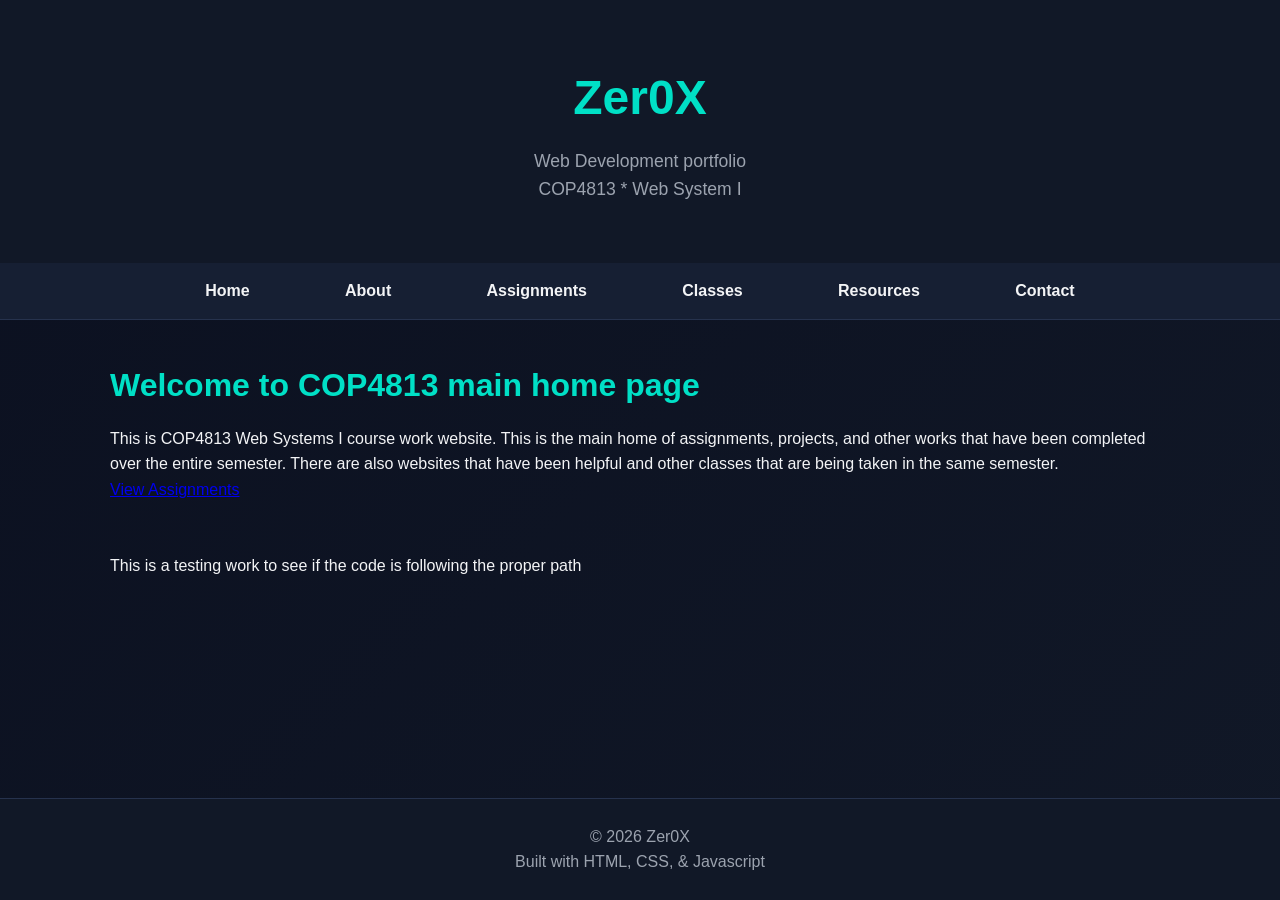
<file: Index.html>
<html>
    <head>

        <title> Zer0X | Home</title>
        <link rel="stylesheet" href="css/style.css">
        </head>

        <header>
            <h1>Zer0X </h1>
                <p>Web Development portfolio</p>
                <p>COP4813 * Web System I</p>
        </header>

        <nav>
         <div class="nav-container">
            <a href="Index.html">Home</a>
             <a href="About.html">About</a>
              <a href="Assignments.html">Assignments</a>
              <a href="Classes.html">Classes</a>
               <a href="Resources.html">Resources</a>
               <a href="Contact.html">Contact</a>
        </div>

        </nav>

        <main>

            <section class="hero">
                <h2>Welcome to COP4813 main home page</h2>

                <p>This is COP4813 Web Systems I course work website.
                    This is the main home of assignments, projects, and other works
                    that have been completed over the entire semester.
                    There are also websites that have been helpful and other classes
                    that are being taken in the same semester.
                </p>

                <a href="Assignments.html" class = "button" >
                    View Assignments
                </a>

                
            </section>


            <p>
                This is a testing work
                to see if the code is following the proper path
            </p>

        </main>


        <footer>
            <p> &copy; 2026 Zer0X</p>
            <p>Built with HTML, CSS, & Javascript</p>
        </footer>
        
</html>
</file>
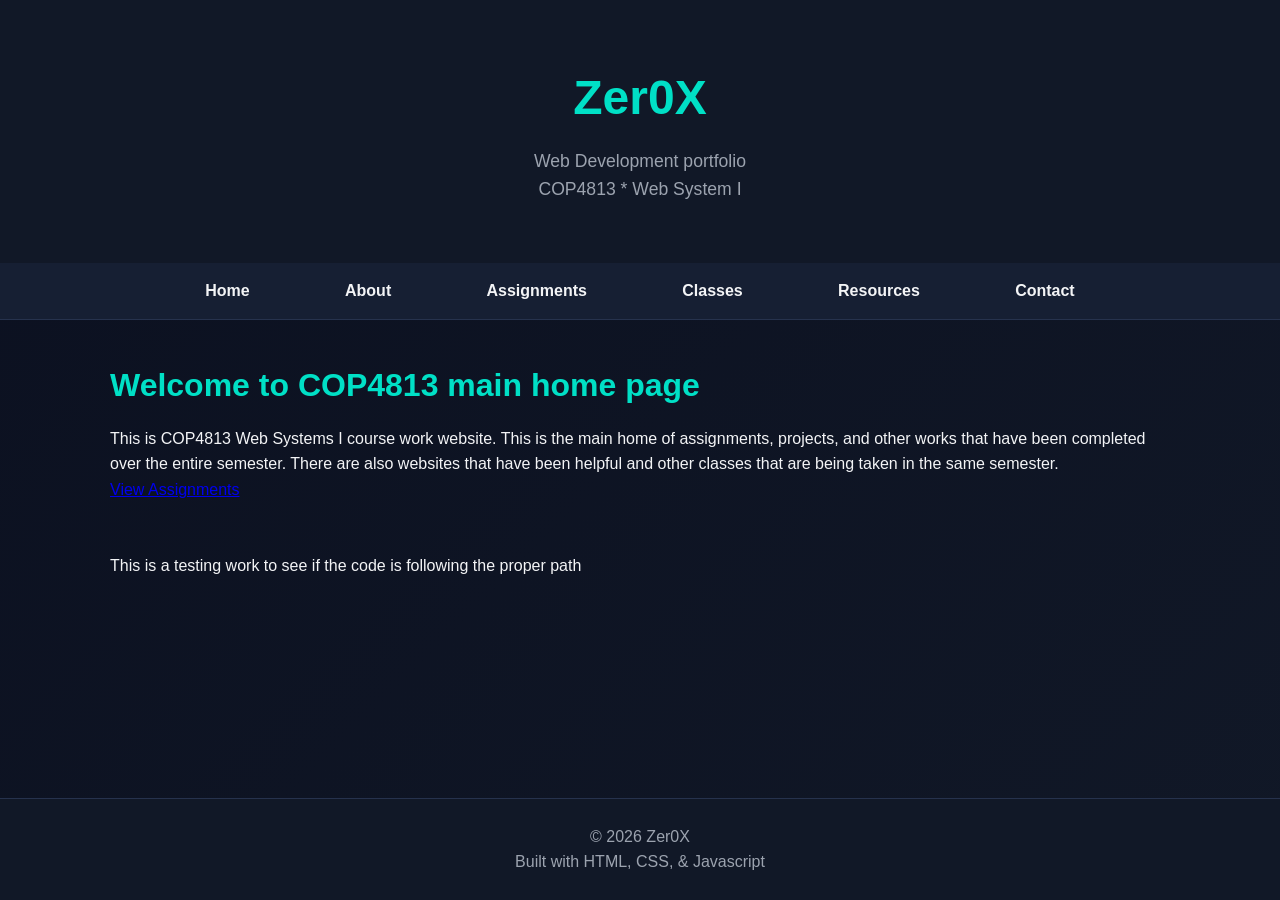
<file: index.html>
<html>
    <head>

        <title> Zer0X | Home</title>
        <link rel="stylesheet" href="css/style.css">
        </head>

        <header>
            <h1>Zer0X </h1>
                <p>Web Development portfolio</p>
                <p>COP4813 * Web System I</p>
        </header>

        <nav>
         <div class="nav-container">
            <a href="index.html">Home</a>
             <a href="about.html">About</a>
              <a href="assignments.html">Assignments</a>
              <a href="classes.html">Classes</a>
               <a href="resources.html">Resources</a>
               <a href="contact.html">Contact</a>
        </div>

        </nav>

        <main>

            <section class="hero">
                <h2>Welcome to COP4813 main home page</h2>

                <p>This is COP4813 Web Systems I course work website.
                    This is the main home of assignments, projects, and other works
                    that have been completed over the entire semester.
                    There are also websites that have been helpful and other classes
                    that are being taken in the same semester.
                </p>

                <a href="Assignments.html" class = "button" >
                    View Assignments
                </a>

                
            </section>


            <p>
                This is a testing work
                to see if the code is following the proper path
            </p>

        </main>


        <footer>
            <p> &copy; 2026 Zer0X</p>
            <p>Built with HTML, CSS, & Javascript</p>
        </footer>
        
</html>
</file>
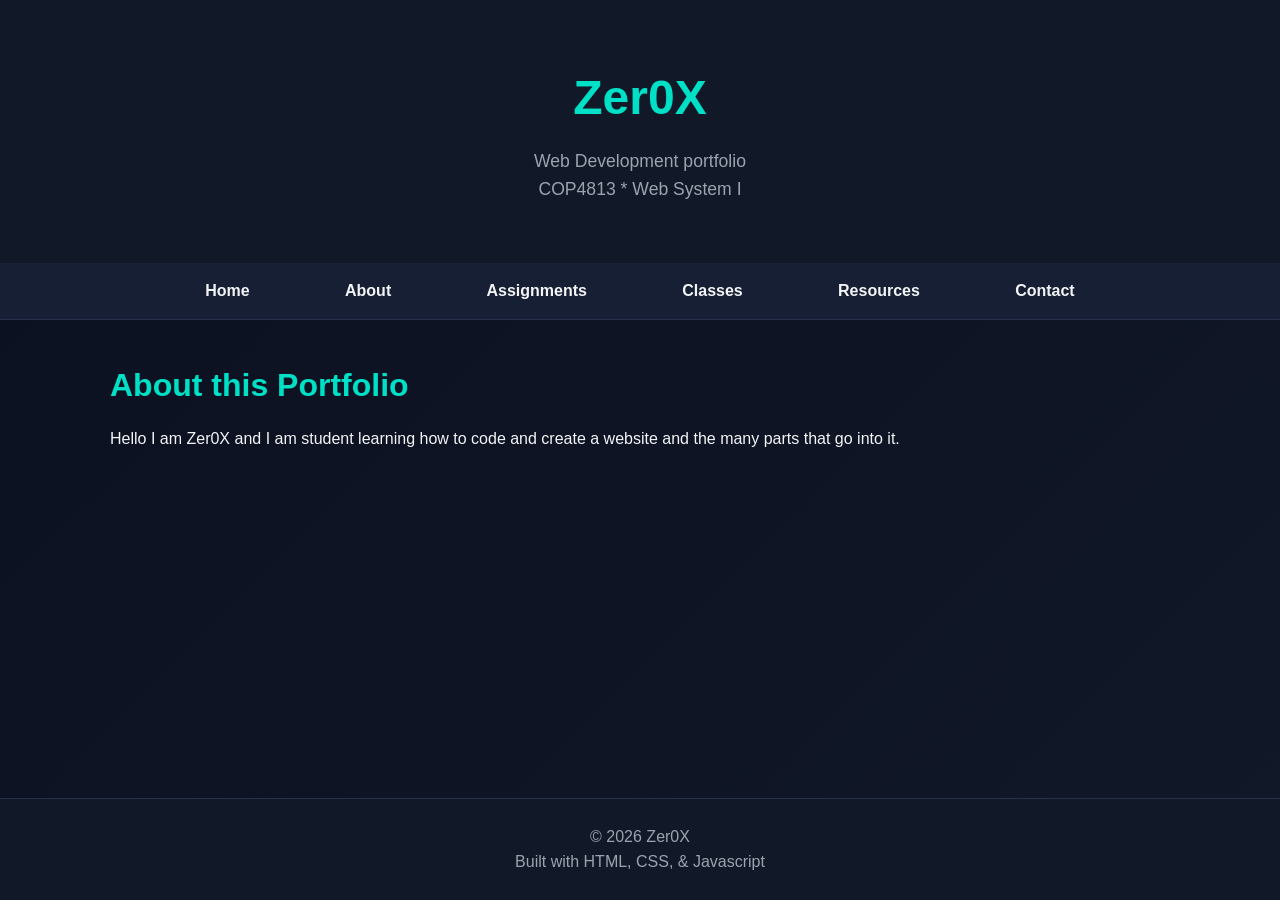
<file: About.html>
<!DOCTYPE html>
<html lang="en">
        

  <head>

        <title> Zer0X | About</title>
        <link rel="stylesheet" href="css/style.css">
        </head>

        <header>
            <h1>Zer0X </h1>
                <p>Web Development portfolio</p>
                <p>COP4813 * Web System I</p>
        </header>

        <nav>
         <div class="nav-container">
            <a href="Index.html">Home</a>
             <a href="About.html">About</a>
              <a href="Assignments.html">Assignments</a>
              <a href="Classes.html">Classes</a>
               <a href="Resources.html">Resources</a>
               <a href="Contact.html">Contact</a>
        </div>

        </nav>

        </nav>
         <main>
   

   <section> 
   <h2>About this Portfolio</h2>
   
   <p>

    Hello I am Zer0X and I am student
    learning how to code and create a 
    website and the many parts that go into
    it.

   </p>

   </section>

         </main>



   <footer>
            <p> &copy; 2026 Zer0X</p>
            <p>Built with HTML, CSS, & Javascript</p>
        </footer>

</html>
</file>
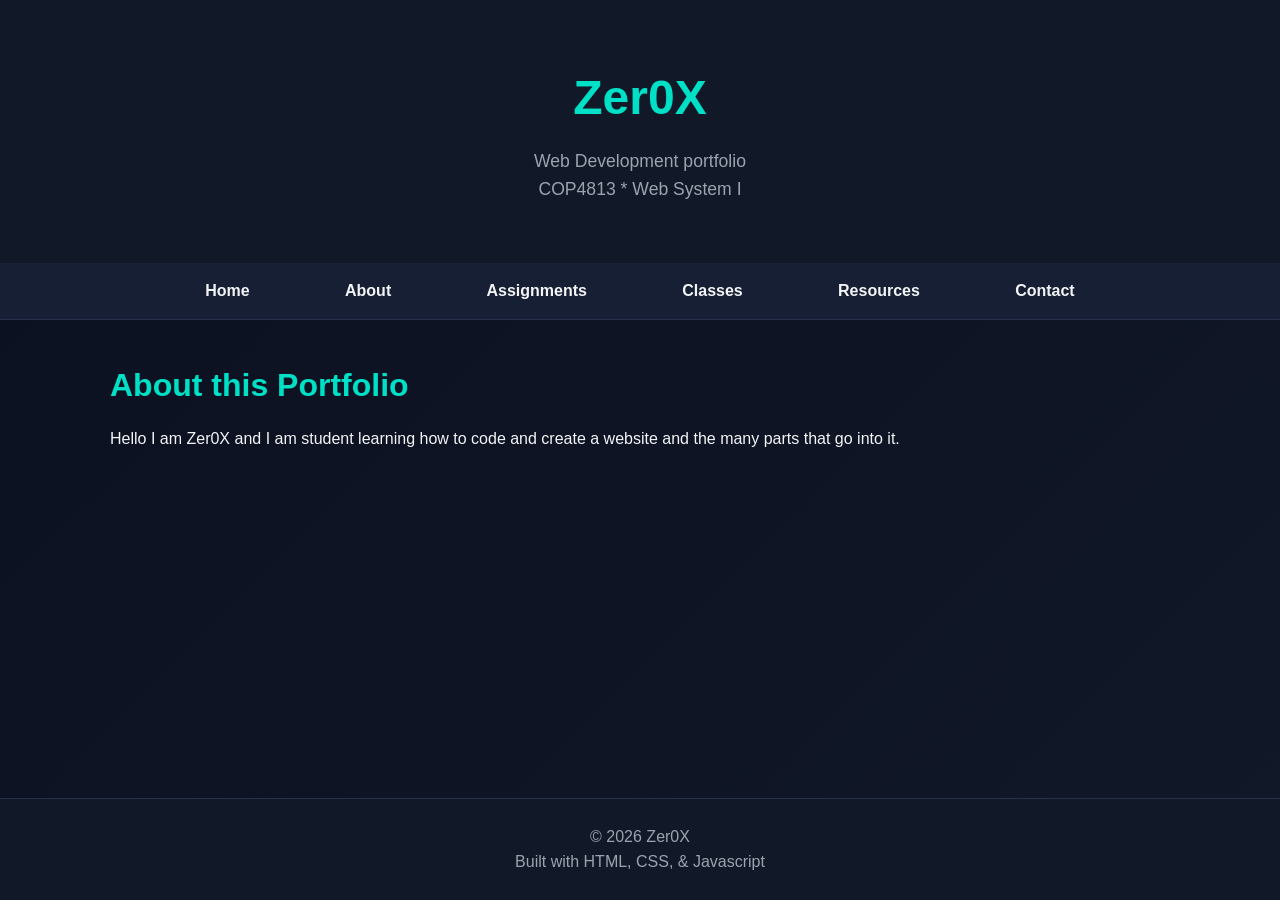
<file: about.html>
<!DOCTYPE html>
<html lang="en">
        

  <head>

        <title> Zer0X | About</title>
        <link rel="stylesheet" href="css/style.css">
        </head>

        <header>
            <h1>Zer0X </h1>
                <p>Web Development portfolio</p>
                <p>COP4813 * Web System I</p>
        </header>

        <nav>
       <div class="nav-container">
            <a href="index.html">Home</a>
             <a href="about.html">About</a>
              <a href="assignments.html">Assignments</a>
              <a href="classes.html">Classes</a>
               <a href="resources.html">Resources</a>
               <a href="contact.html">Contact</a>
        </div>

        </nav>

        </nav>
         <main>
   

   <section> 
   <h2>About this Portfolio</h2>
   
   <p>

    Hello I am Zer0X and I am student
    learning how to code and create a 
    website and the many parts that go into
    it.

   </p>

   </section>

         </main>



   <footer>
            <p> &copy; 2026 Zer0X</p>
            <p>Built with HTML, CSS, & Javascript</p>
        </footer>

</html>
</file>
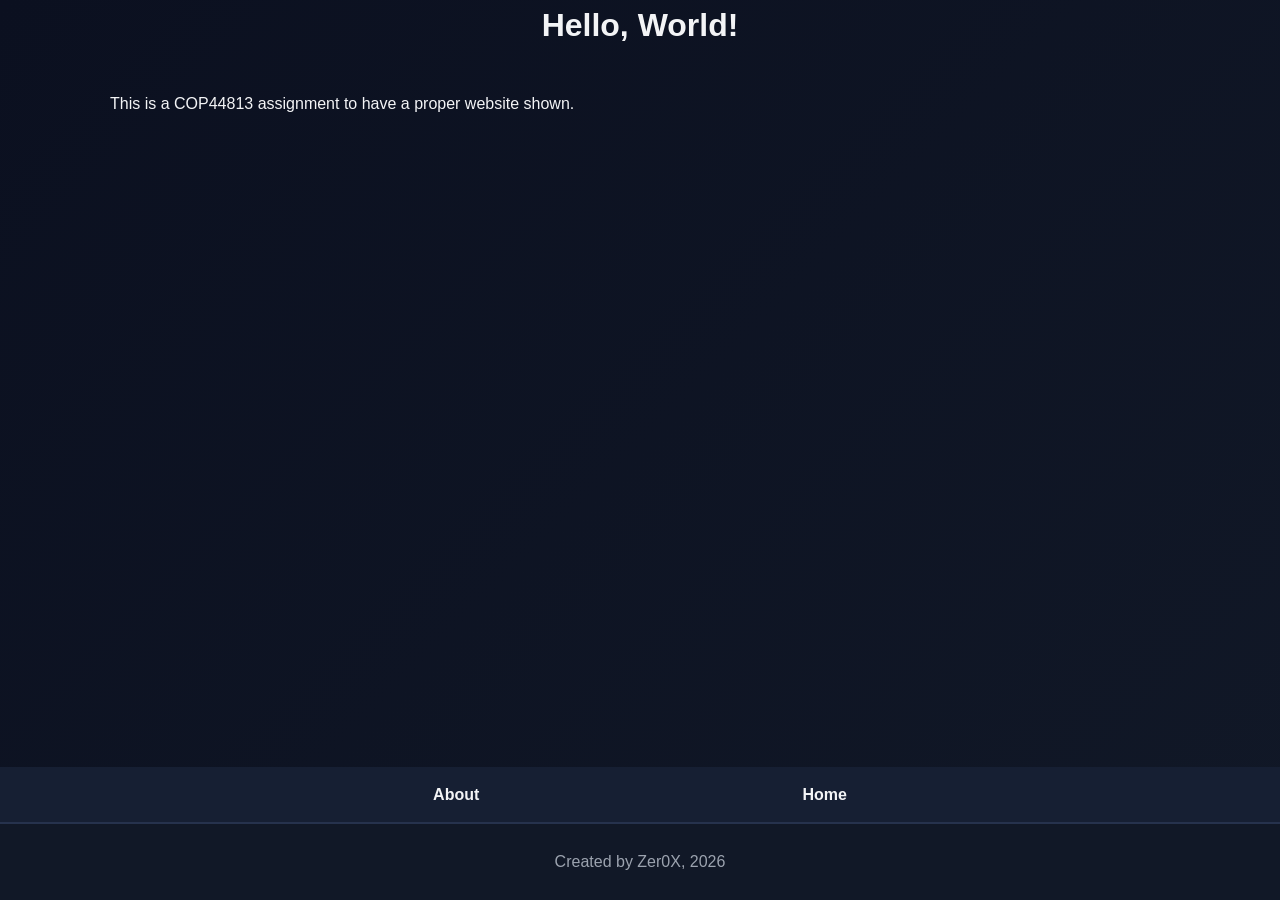
<file: Assignment1.html>
<!DOCTYPE html>
<html>
    <head>
        <meta charset="UTF-8">
        <title> My First Page </title>
        <link rel="stylesheet" href="css/style.css">
    </head>
    <body>
        <h1>Hello, World!</h1>
    </body>
    <main>This is a COP44813 assignment to have a proper website shown.</main>
<nav>
        <div class="nav-container">
    <a href="about.html">About</a>
    <a href="Index.html">Home</a>
        </div>
</nav>
<footer> Created by Zer0X, 2026 </footer>
</html>
</file>
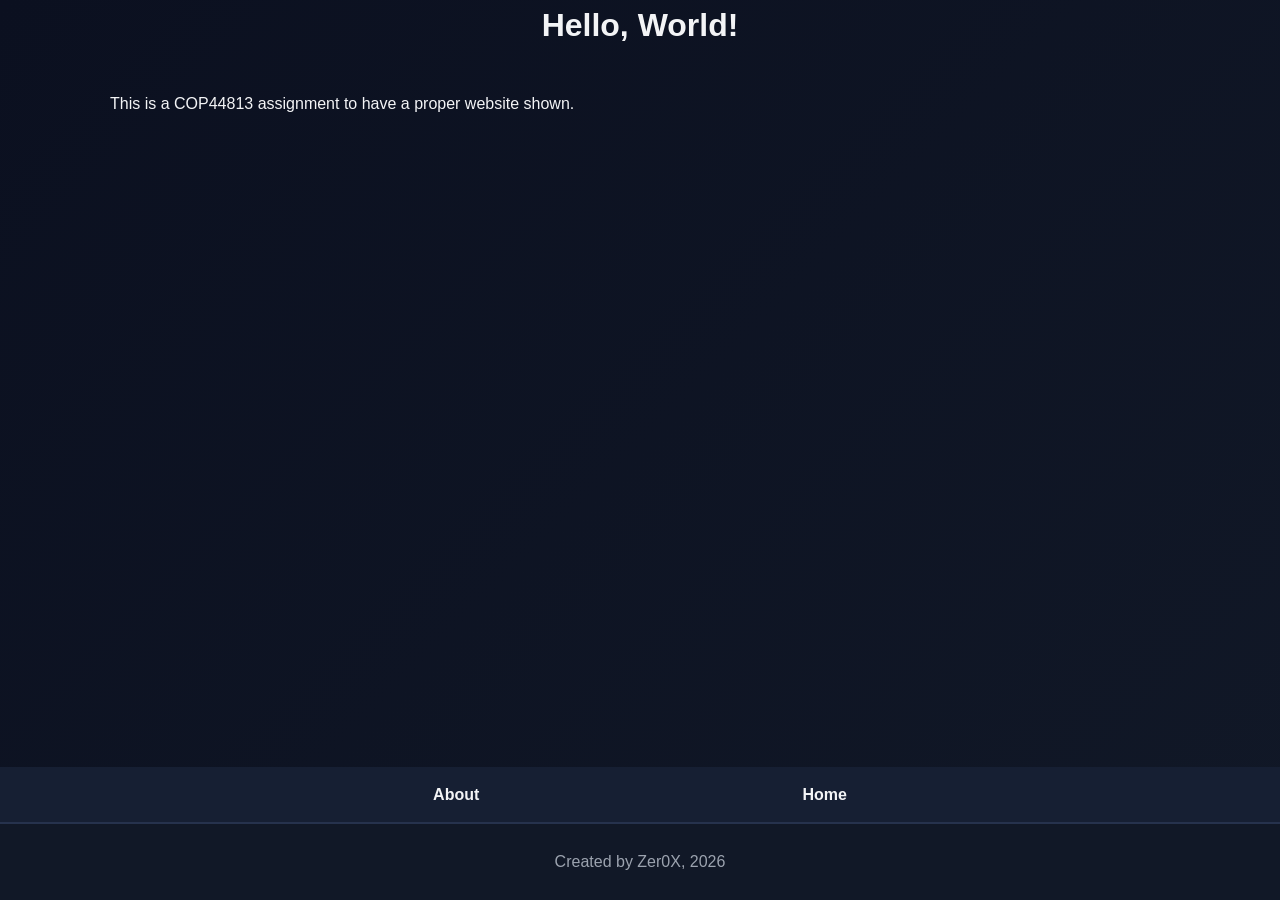
<file: assignment1.html>
<!DOCTYPE html>
<html>
    <head>
        <meta charset="UTF-8">
        <title> My First Page </title>
        <link rel="stylesheet" href="css/style.css">
    </head>
    <body>
        <h1>Hello, World!</h1>
    </body>
    <main>This is a COP44813 assignment to have a proper website shown.</main>
<nav>
        <div class="nav-container">
    <a href="about.html">About</a>
    <a href="index.html">Home</a>
        </div>
</nav>
<footer> Created by Zer0X, 2026 </footer>
</html>
</file>
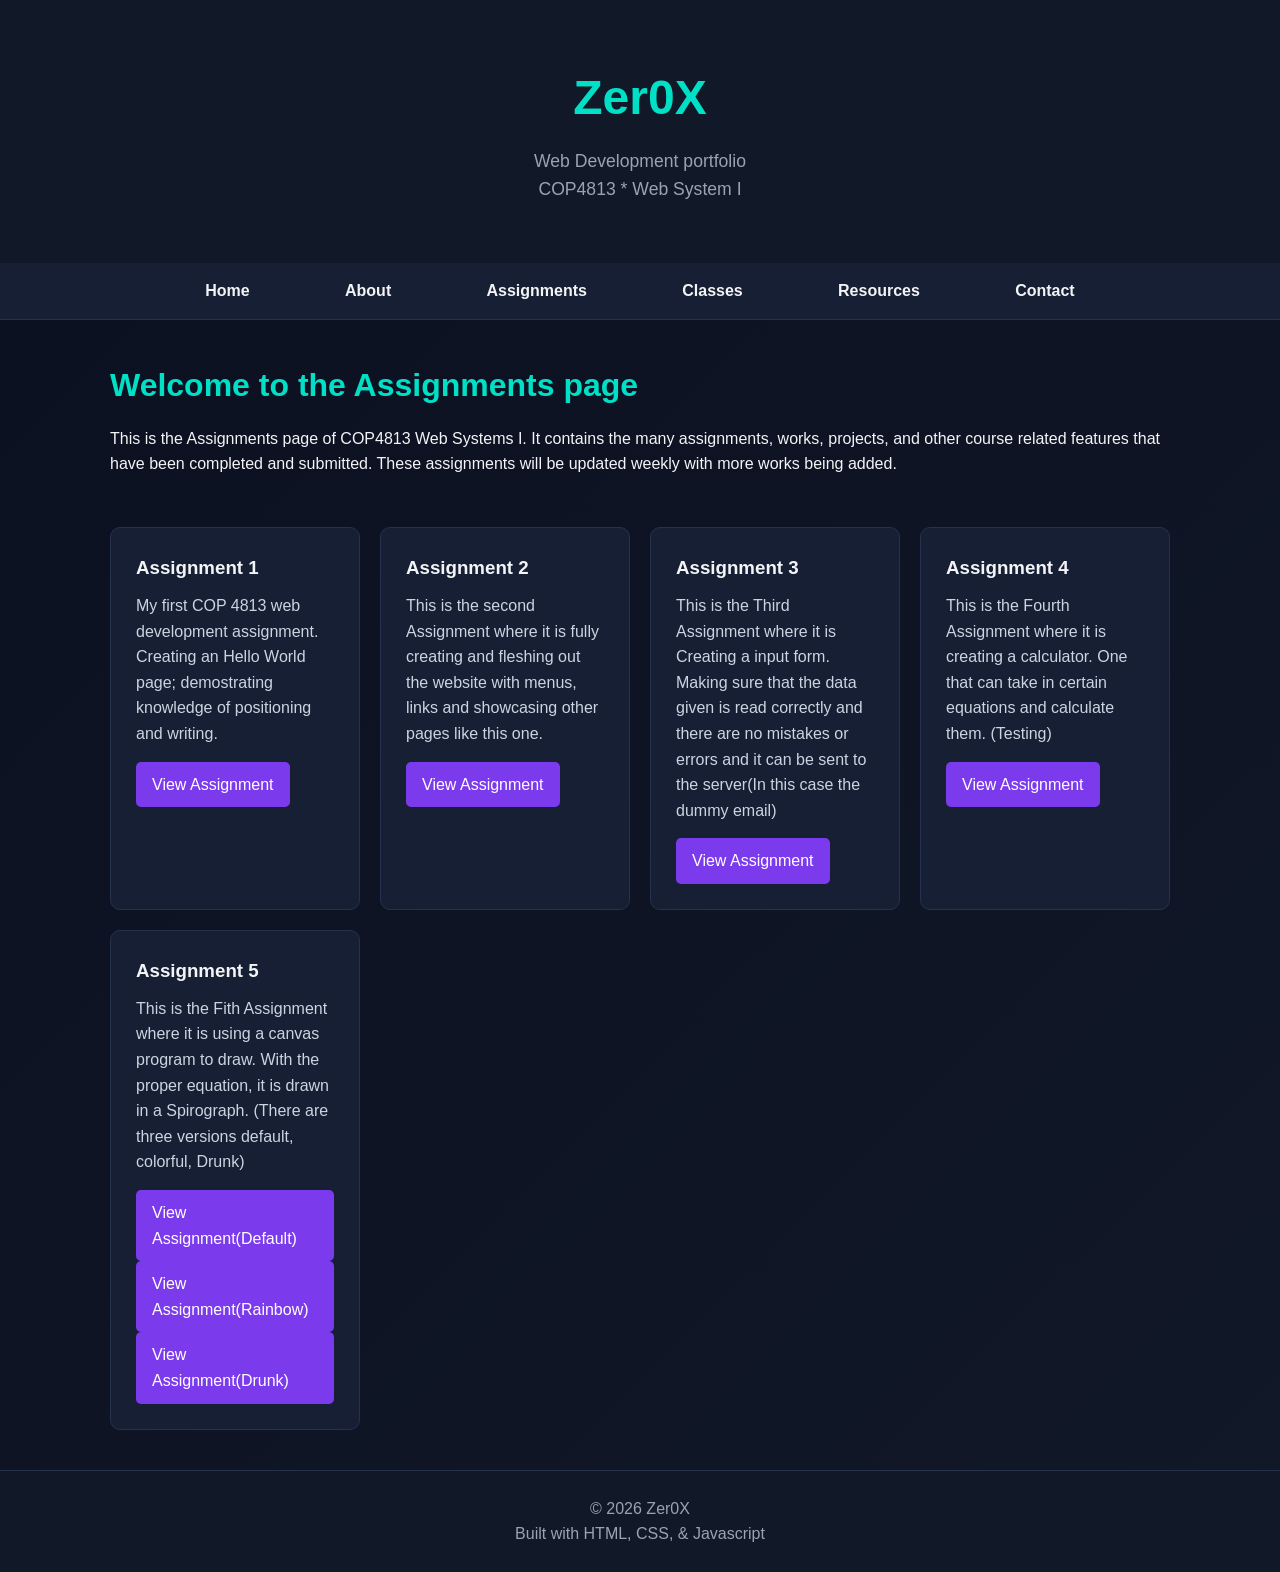
<file: Assignments.html>
<html>

<head>

        <title> Zer0X | Assignments</title>
        <link rel="stylesheet" href="css/style.css">
        </head>

        <header>
            <h1>Zer0X </h1>
                <p>Web Development portfolio</p>
                <p>COP4813 * Web System I</p>
        </header>

       <nav>
         <div class="nav-container">
            <a href="Index.html">Home</a>
             <a href="About.html">About</a>
              <a href="Assignments.html">Assignments</a>
              <a href="Classes.html">Classes</a>
               <a href="Resources.html">Resources</a>
               <a href="Contact.html">Contact</a>
        </div>

        </nav>


<main>

    <!-- need to copy into Assignments-->



    <section class="hero">

    <h2>Welcome to the Assignments page</h2>

                <p>This is the Assignments page of COP4813 Web Systems I.
                    It contains the many assignments, works, projects,
                    and other course related features that have been completed 
                    and submitted. These assignments will be updated weekly 
                    with more works being added.

                </p>

                </section>


   <div class="assignment-grid">

   <div class="assignment-card">
    <h3>Assignment 1</h3>
    
    <p> 
        My first COP 4813 web development assignment.
        Creating an Hello World page; demostrating knowledge 
        of positioning and writing.      
    </p>

    <a href="Assignment1.html">View Assignment</a>
   </div>

   <div class="assignment-card">
        <h3>Assignment 2</h3>

        <p>
            This is the second Assignment where it
            is fully creating and fleshing out the 
            website with menus, links and showcasing 
            other pages like this one.
        </p>

        <a href="About.html">View Assignment</a>
   </div>


   <div class="assignment-card">
    <h3>Assignment 3</h3>
    
    <p> 
        This is the Third Assignment where it
        is Creating a input form. Making sure
        that the data given is read correctly and 
        there are no mistakes or errors and it
        can be sent to the server(In this case the dummy email)

    </p>

        <a href="Contact.html">View Assignment</a>

</div>


<div class="assignment-card">
    <h3>Assignment 4</h3>
    
    <p> 
        This is the Fourth Assignment where it
        is creating a calculator. 
        One that can take in certain 
        equations and calculate them.
        (Testing)

    </p>

        <a href="#">View Assignment</a>


</div>


<div>
        <div class="assignment-card">
    <h3>Assignment 5</h3>
    
    <p> 
        This is the Fith Assignment where it
        is using a canvas program to draw.
        With the proper equation, it is drawn in a
        Spirograph. (There are three versions default, colorful, Drunk)

    </p>

        <a href="Canvas.html">View Assignment(Default)</a>
        <a href="CanvasColorful.html">View Assignment(Rainbow)</a>
        <a href="CanvasRandom.html">View Assignment(Drunk)</a>
</div>
</main>



<footer>
            <p> &copy; 2026 Zer0X</p>
            <p>Built with HTML, CSS, & Javascript</p>
        </footer>


</html>
</file>
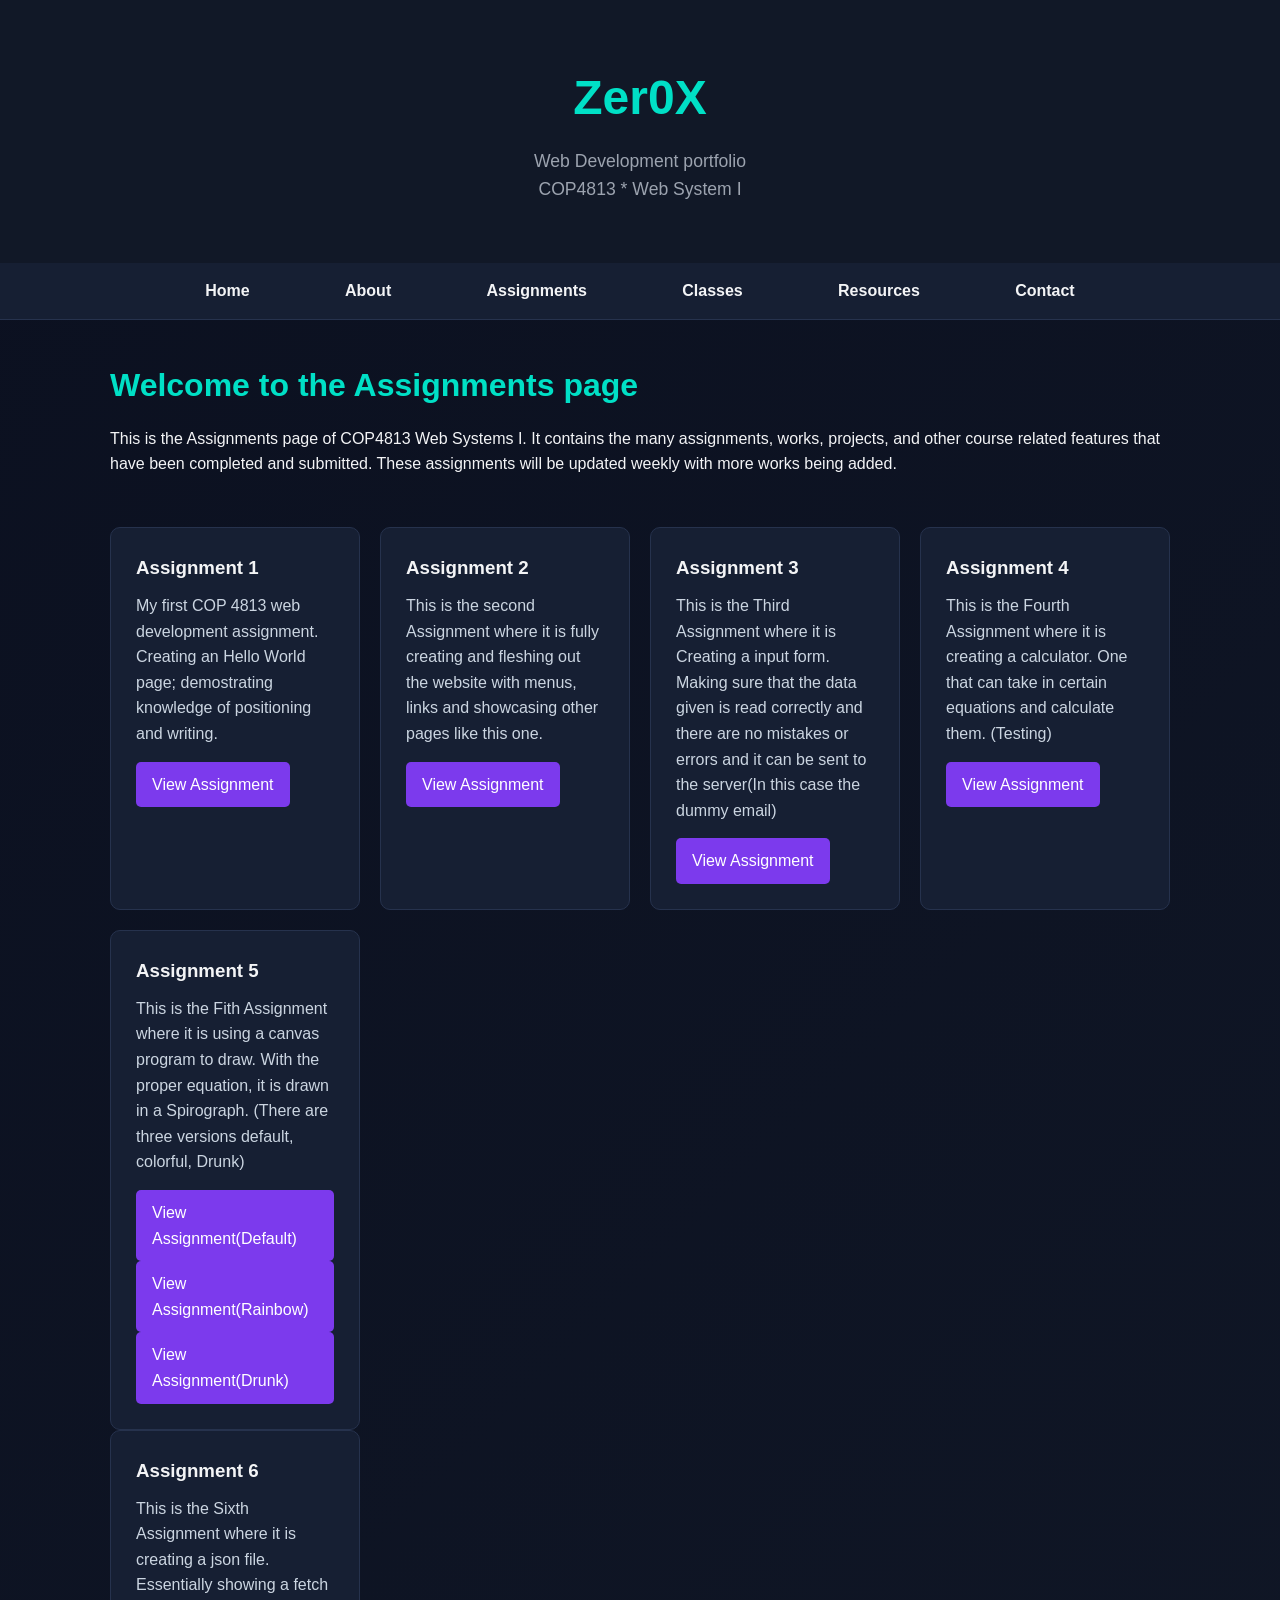
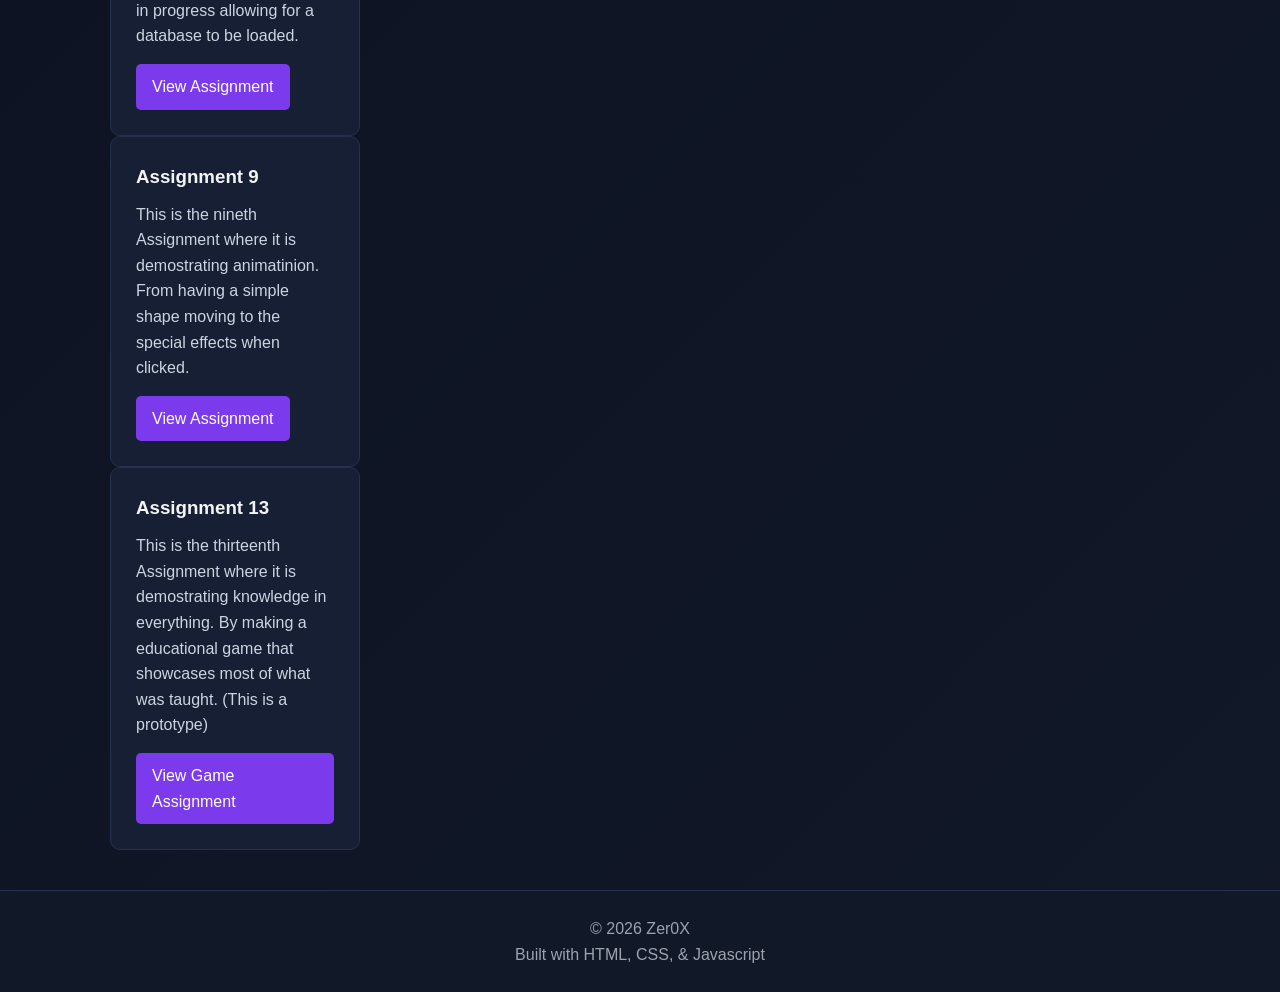
<file: assignments.html>
<html>

<head>

        <title> Zer0X | Assignments</title>
        <link rel="stylesheet" href="css/style.css">
        </head>

        <header>
            <h1>Zer0X </h1>
                <p>Web Development portfolio</p>
                <p>COP4813 * Web System I</p>
        </header>

       <nav>
          <div class="nav-container">
            <a href="index.html">Home</a>
             <a href="about.html">About</a>
              <a href="assignments.html">Assignments</a>
              <a href="classes.html">Classes</a>
               <a href="resources.html">Resources</a>
               <a href="contact.html">Contact</a>
        </div>

        </nav>


<main>

    <!-- need to copy into Assignments-->



    <section class="hero">

    <h2>Welcome to the Assignments page</h2>

                <p>This is the Assignments page of COP4813 Web Systems I.
                    It contains the many assignments, works, projects,
                    and other course related features that have been completed 
                    and submitted. These assignments will be updated weekly 
                    with more works being added.

                </p>

                </section>


   <div class="assignment-grid">

   <div class="assignment-card">
    <h3>Assignment 1</h3>
    
    <p> 
        My first COP 4813 web development assignment.
        Creating an Hello World page; demostrating knowledge 
        of positioning and writing.      
    </p>

    <a href="Assignment1.html">View Assignment</a>
   </div>

   <div class="assignment-card">
        <h3>Assignment 2</h3>

        <p>
            This is the second Assignment where it
            is fully creating and fleshing out the 
            website with menus, links and showcasing 
            other pages like this one.
        </p>

        <a href="About.html">View Assignment </a>
   </div>


   <div class="assignment-card">
    <h3>Assignment 3</h3>
    
    <p> 
        This is the Third Assignment where it
        is Creating a input form. Making sure
        that the data given is read correctly and 
        there are no mistakes or errors and it
        can be sent to the server(In this case the dummy email)

    </p>

        <a href="Contact.html">View Assignment</a>

</div>

         
<div class="assignment-card">
    <h3>Assignment 4</h3>
    
    <p> 
        This is the Fourth Assignment where it
        is creating a calculator. 
        One that can take in certain 
        equations and calculate them.
        (Testing)

    </p>

        <a href="#">View Assignment</a>


</div>


<div>
        <div class="assignment-card">
    <h3>Assignment 5</h3>
    
    <p> 
        This is the Fith Assignment where it
        is using a canvas program to draw.
        With the proper equation, it is drawn in a
        Spirograph. (There are three versions default, colorful, Drunk)

    </p>

        <a href="canvas.html">View Assignment(Default)</a>
        <a href="canvasColorful.html">View Assignment(Rainbow)</a>
        <a href="canvasRandom.html">View Assignment(Drunk)</a>
</div>

        <div class="assignment-card">
    <h3>Assignment 6</h3>
    
    <p> 
        This is the Sixth Assignment where it
        is creating a json file. 
        Essentially showing a fetch in progress 
        allowing for a database to be loaded.
       

    </p>

        <a href="AssignmentsWork/json.html">View Assignment</a>


</div>

                <div class="assignment-card">
    <h3>Assignment 9</h3>
    
    <p> 
        This is the nineth Assignment where it
        is demostrating animatinion. 
        From having a simple shape moving 
        to the special effects when clicked.
       

    </p>

        <a href="AssignmentsWork/animationAttempt.html">View Assignment</a>


</div>


                <div class="assignment-card">
    <h3>Assignment 13</h3>
    
    <p> 
        This is the thirteenth Assignment where it
        is demostrating knowledge in everything. 
        By making a educational game that showcases  
        most of what was taught. (This is a prototype)
       

    </p>

        <a href="AssignmentsWork/codeBreakerGame/game.html">View Game Assignment</a>


</div>
        
</main>



<footer>
            <p> &copy; 2026 Zer0X</p>
            <p>Built with HTML, CSS, & Javascript</p>
        </footer>


</html>
</file>
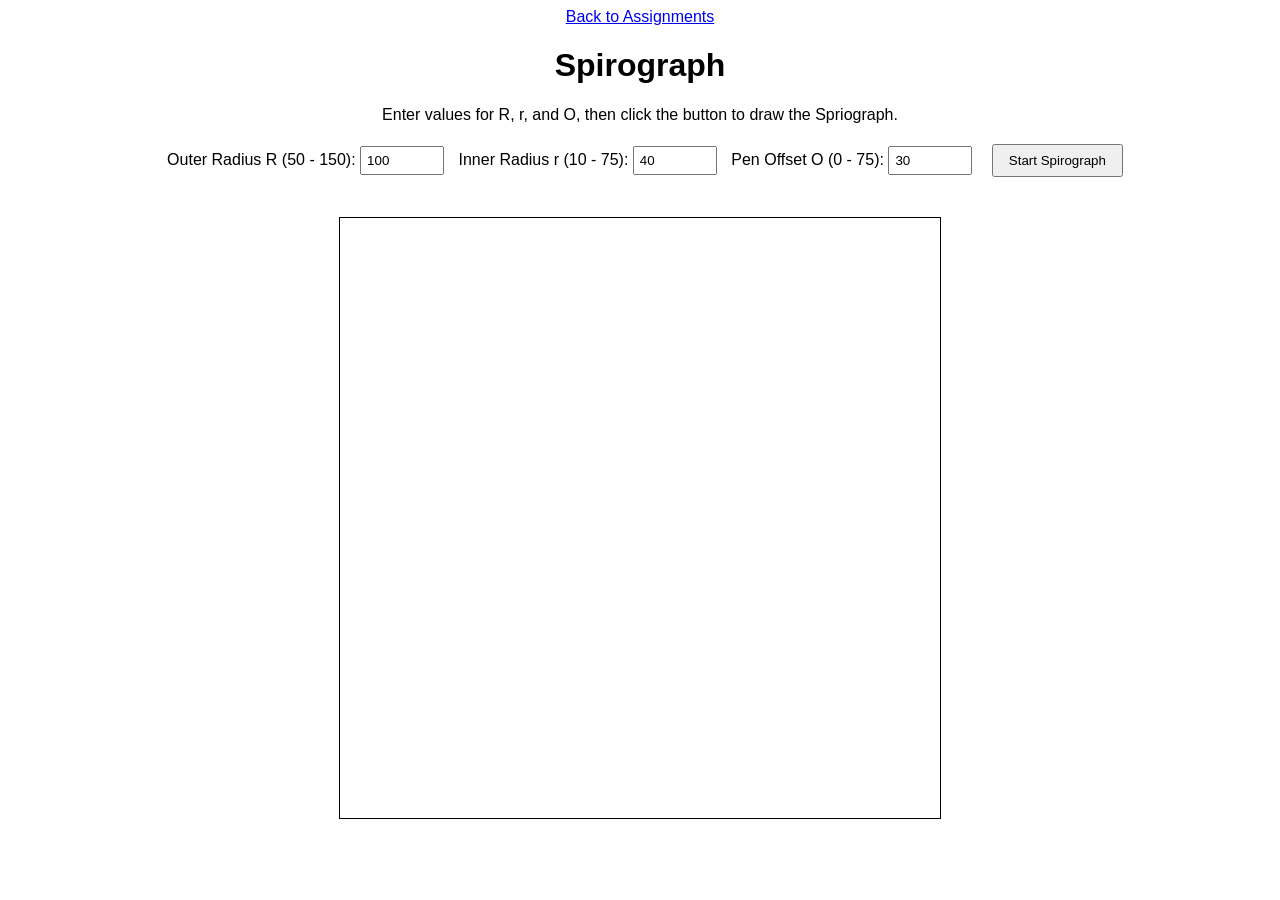
<file: Canvas.html>
<!DOCTYPE html>
<html lang="en">

<head>
    <meta charset="UTF-8">
    <meta name="viewport" content="width=device-width, initial-scale=1.0">


    <title>Spirograph</title>

    <nav>
        <div>
            <a href="assignments.html">Back to Assignments</a>
        </div>
    </nav>


    <link rel="stylesheet" href="css/stylec.css">


</head>


       <body>

        <h1>Spirograph</h1>

        <p>
            Enter values for R, r, and O, then click the 
            button to draw the Spriograph.
        </p>

        <div class="controls"> 

            <label for="R">
                Outer Radius R (50 - 150):
            </label>
            <input type="number" id="R" min="50" max="150" value="100">

            <label for="r">
                Inner Radius r (10 - 75):
            </label>
            <input type="number" id="r" min="10" max="75" value="40">

            <label for="O">
                Pen Offset O (0 - 75):
            </label>
            <input type="number" id="O" min="0" max="75" value="30">

            <button id="startButton">Start Spirograph</button>

        </div>

        <p id="error"></p>

        <canvas id="spiroCanvas" width="600" height="600"></canvas>

        <script src="js/spirograph.js"></script>

       </body>
 



</html>
</file>
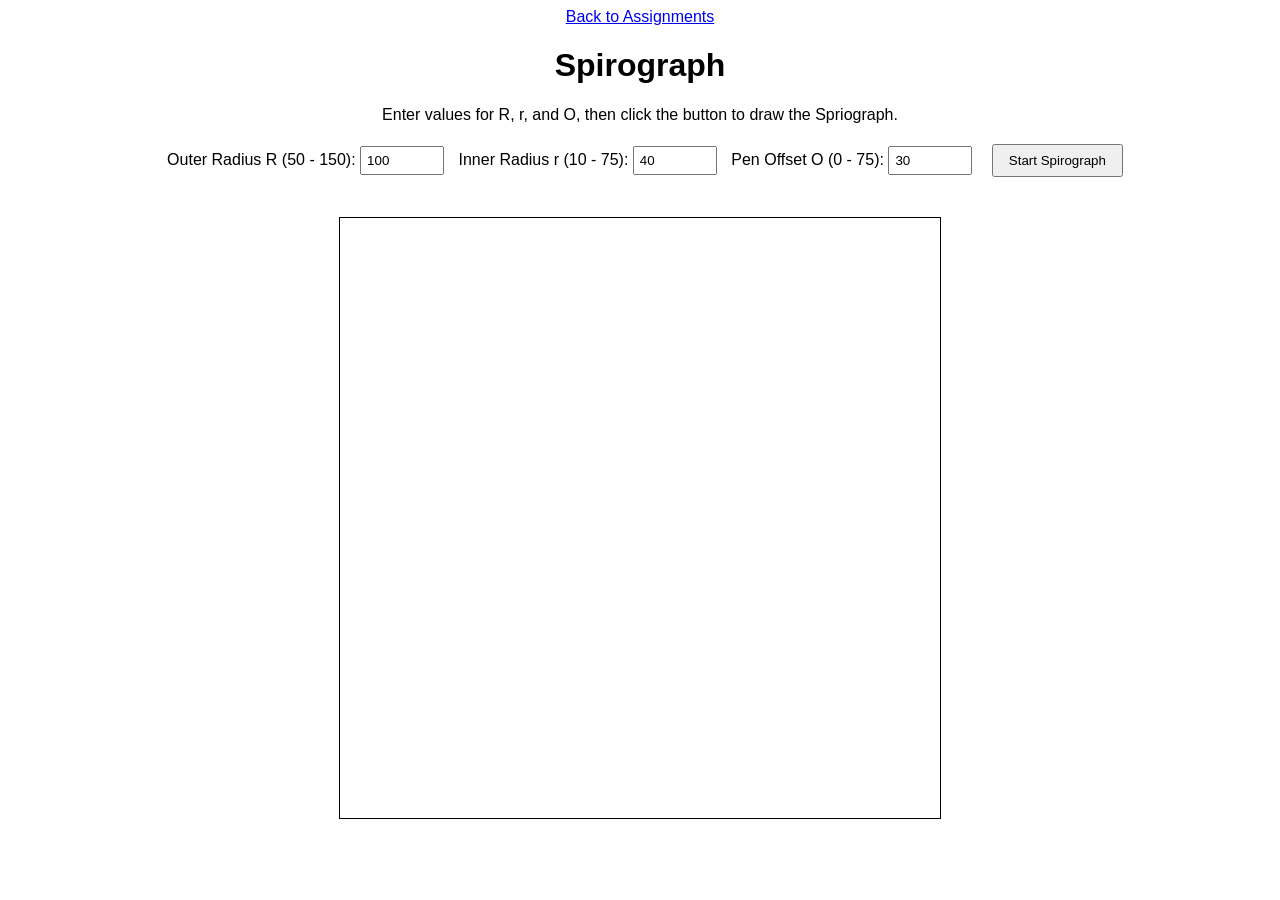
<file: CanvasColorful.html>
<!DOCTYPE html>
<html lang="en">

<head>
    <meta charset="UTF-8">
    <meta name="viewport" content="width=device-width, initial-scale=1.0">


    <title>Spirograph</title>

    <nav>
        <div>
            <a href="Assignments.html">Back to Assignments</a>
        </div>
    </nav>


    <link rel="stylesheet" href="css/stylec.css">


</head>


       <body>

        <h1>Spirograph</h1>

        <p>
            Enter values for R, r, and O, then click the 
            button to draw the Spriograph.
        </p>

        <div class="controls"> 

            <label for="R">
                Outer Radius R (50 - 150):
            </label>
            <input type="number" id="R" min="50" max="150" value="100">

            <label for="r">
                Inner Radius r (10 - 75):
            </label>
            <input type="number" id="r" min="10" max="75" value="40">

            <label for="O">
                Pen Offset O (0 - 75):
            </label>
            <input type="number" id="O" min="0" max="75" value="30">

            <button id="startButton">Start Spirograph</button>

        </div>

        <p id="error"></p>

        <canvas id="spiroCanvas" width="600" height="600"></canvas>

        <script src="js/spirographColorful.js"></script>

       </body>
 



</html>
</file>
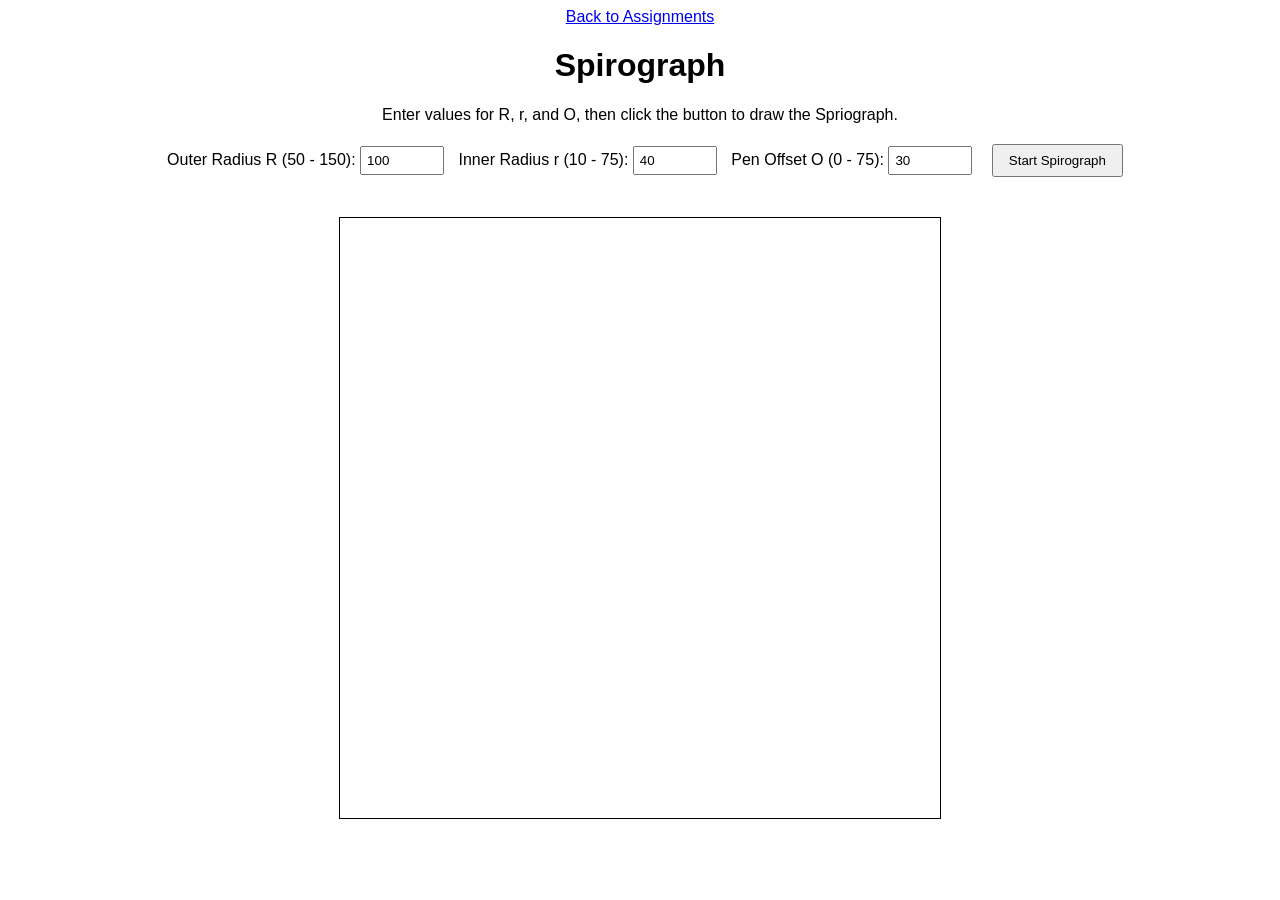
<file: canvasColorful.html>
<!DOCTYPE html>
<html lang="en">

<head>
    <meta charset="UTF-8">
    <meta name="viewport" content="width=device-width, initial-scale=1.0">


    <title>Spirograph</title>

    <nav>
        <div>
            <a href="assignments.html">Back to Assignments</a>
        </div>
    </nav>


    <link rel="stylesheet" href="css/stylec.css">


</head>


       <body>

        <h1>Spirograph</h1>

        <p>
            Enter values for R, r, and O, then click the 
            button to draw the Spriograph.
        </p>

        <div class="controls"> 

            <label for="R">
                Outer Radius R (50 - 150):
            </label>
            <input type="number" id="R" min="50" max="150" value="100">

            <label for="r">
                Inner Radius r (10 - 75):
            </label>
            <input type="number" id="r" min="10" max="75" value="40">

            <label for="O">
                Pen Offset O (0 - 75):
            </label>
            <input type="number" id="O" min="0" max="75" value="30">

            <button id="startButton">Start Spirograph</button>

        </div>

        <p id="error"></p>

        <canvas id="spiroCanvas" width="600" height="600"></canvas>

        <script src="js/spirographColorful.js"></script>

       </body>
 



</html>
</file>
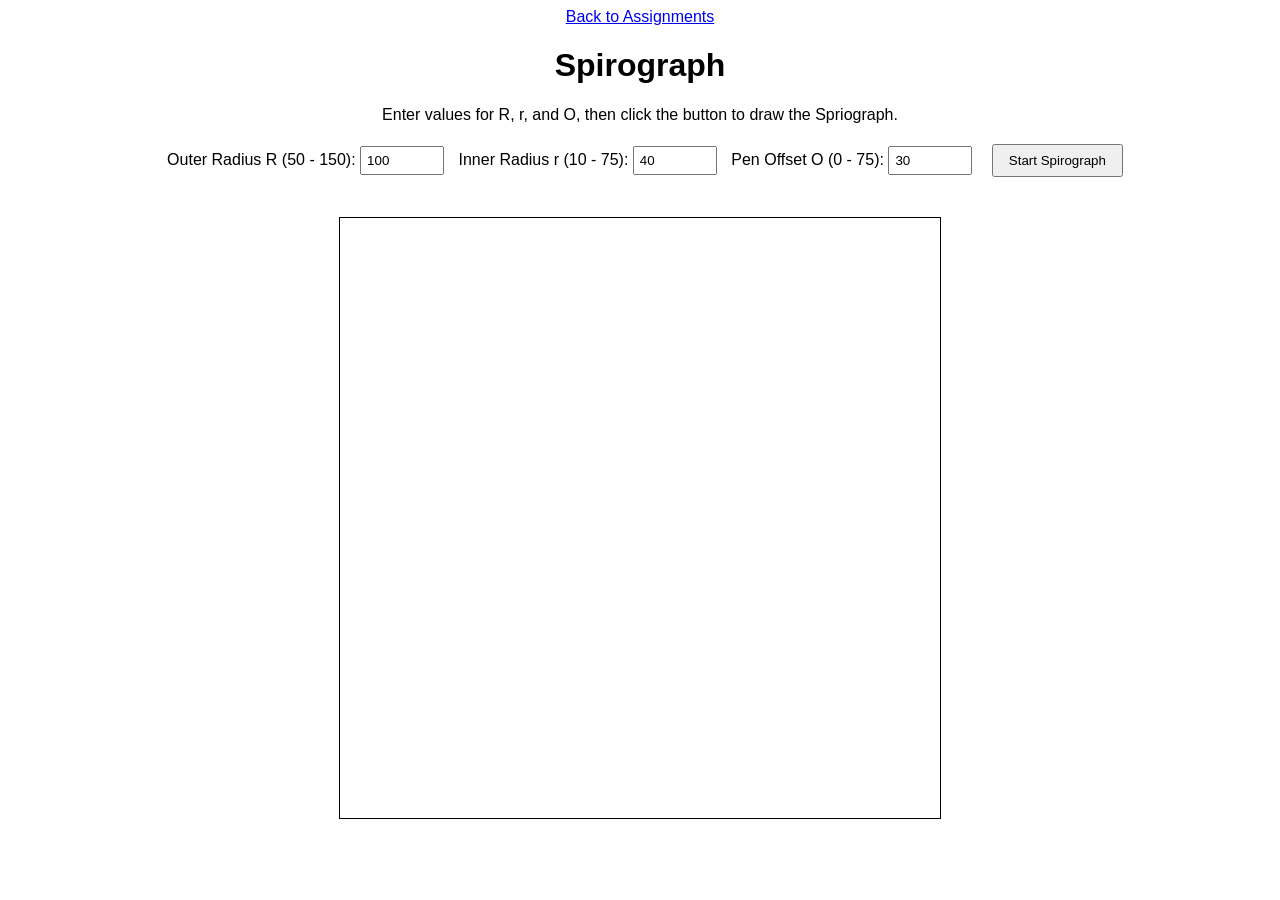
<file: CanvasRandom.html>
<!DOCTYPE html>
<html lang="en">

<head>
    <meta charset="UTF-8">
    <meta name="viewport" content="width=device-width, initial-scale=1.0">


    <title>Spirograph</title>


    <link rel="stylesheet" href="css/stylec.css">

    <nav>
        <div>
            <a href="Assignments.html">Back to Assignments</a>
        </div>
    </nav>


</head>


       <body>

        <h1>Spirograph</h1>

        <p>
            Enter values for R, r, and O, then click the 
            button to draw the Spriograph.
        </p>

        <div class="controls"> 

            <label for="R">
                Outer Radius R (50 - 150):
            </label>
            <input type="number" id="R" min="50" max="150" value="100">

            <label for="r">
                Inner Radius r (10 - 75):
            </label>
            <input type="number" id="r" min="10" max="75" value="40">

            <label for="O">
                Pen Offset O (0 - 75):
            </label>
            <input type="number" id="O" min="0" max="75" value="30">

            <button id="startButton">Start Spirograph</button>

        </div>

        <p id="error"></p>

        <canvas id="spiroCanvas" width="600" height="600"></canvas>

        <script src="js/spirographRandom.js"></script>

       </body>
 



</html>
</file>
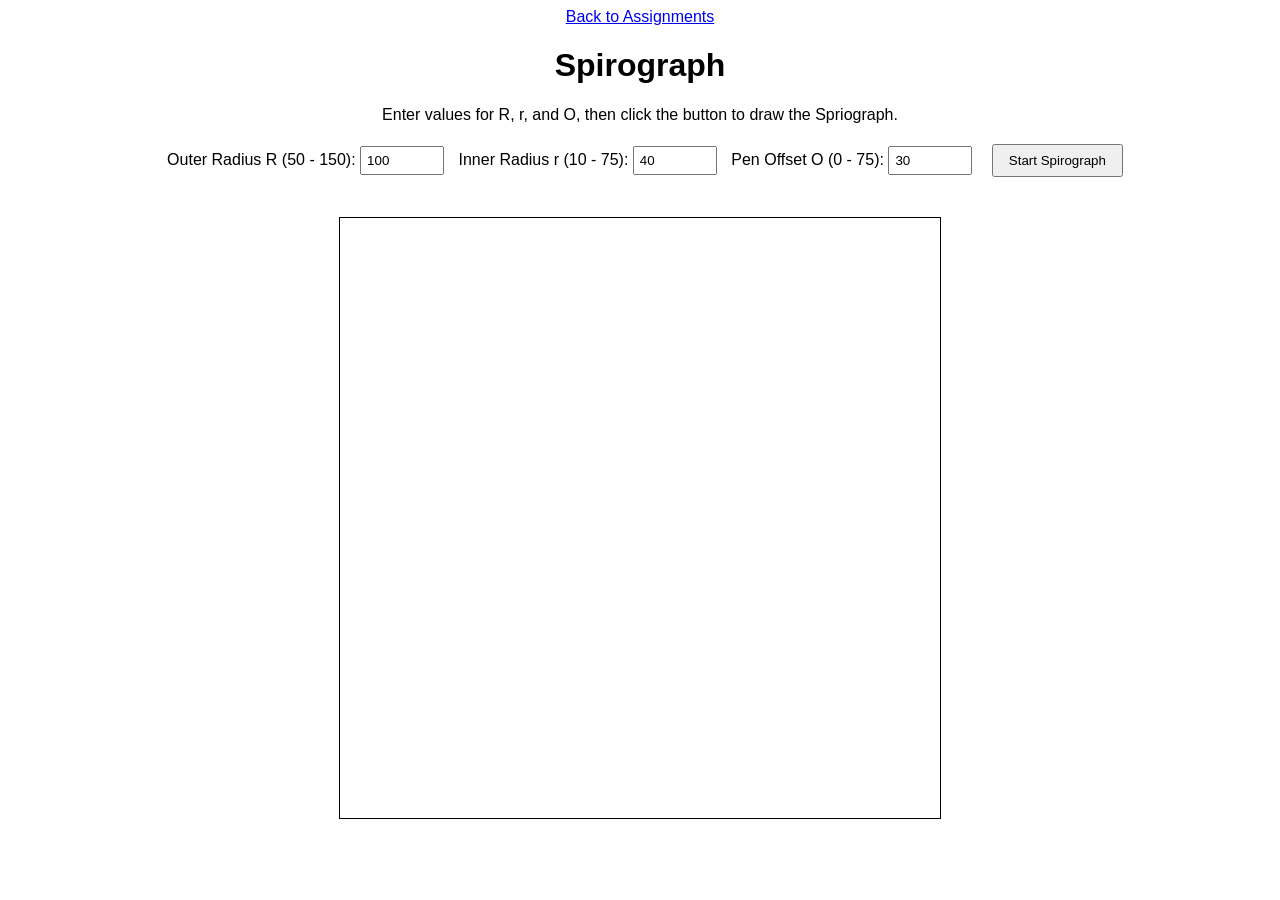
<file: canvasRandom.html>
<!DOCTYPE html>
<html lang="en">

<head>
    <meta charset="UTF-8">
    <meta name="viewport" content="width=device-width, initial-scale=1.0">


    <title>Spirograph</title>


    <link rel="stylesheet" href="css/stylec.css">

    <nav>
        <div>
            <a href="assignments.html">Back to Assignments</a>
        </div>
    </nav>


</head>


       <body>

        <h1>Spirograph</h1>

        <p>
            Enter values for R, r, and O, then click the 
            button to draw the Spriograph.
        </p>

        <div class="controls"> 

            <label for="R">
                Outer Radius R (50 - 150):
            </label>
            <input type="number" id="R" min="50" max="150" value="100">

            <label for="r">
                Inner Radius r (10 - 75):
            </label>
            <input type="number" id="r" min="10" max="75" value="40">

            <label for="O">
                Pen Offset O (0 - 75):
            </label>
            <input type="number" id="O" min="0" max="75" value="30">

            <button id="startButton">Start Spirograph</button>

        </div>

        <p id="error"></p>

        <canvas id="spiroCanvas" width="600" height="600"></canvas>

        <script src="js/spirographRandom.js"></script>

       </body>
 



</html>
</file>
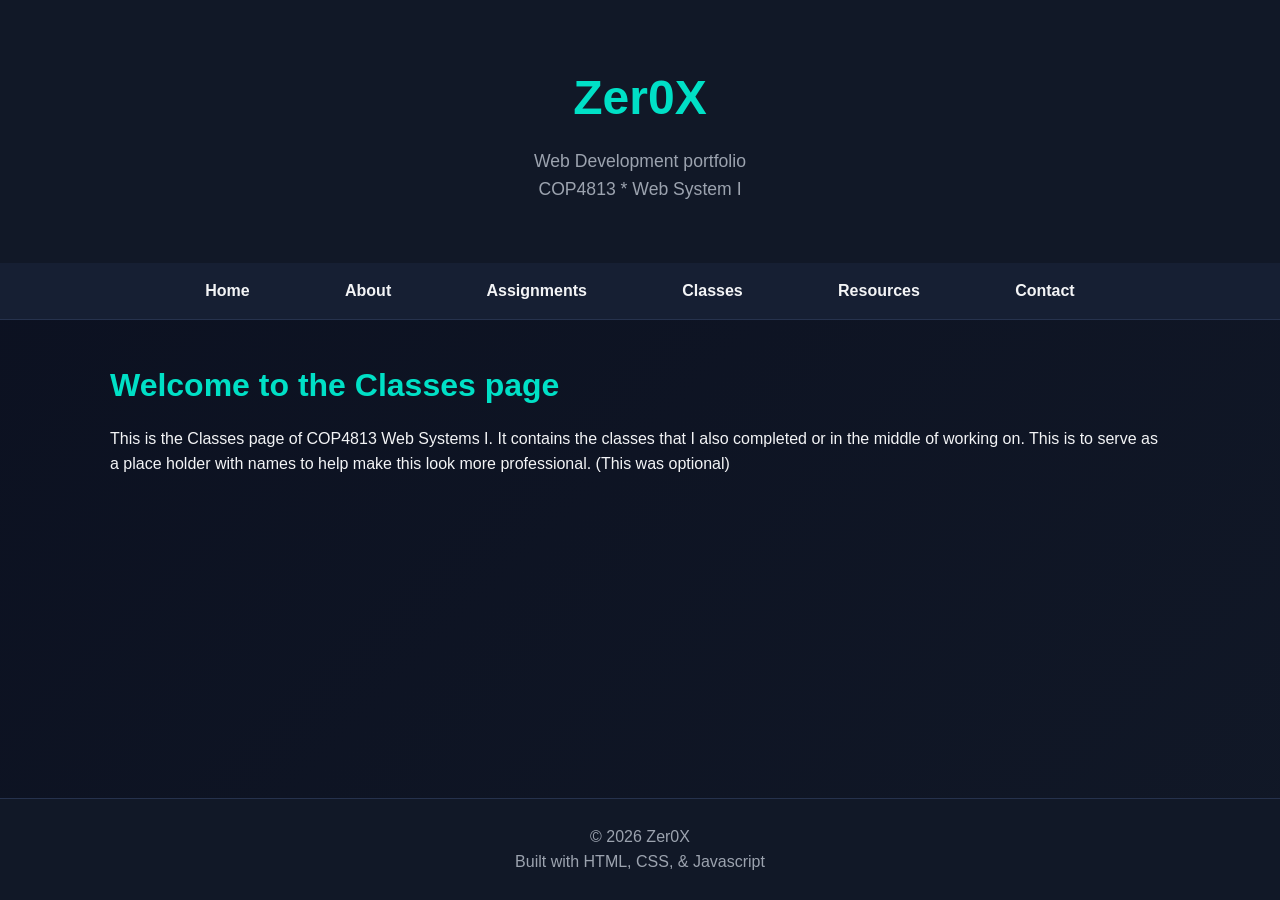
<file: Classes.html>
<html>

 <head>

        <title> Zer0X | Classes </title>
        <link rel="stylesheet" href="css/style.css">
        </head>

        <header>
            <h1>Zer0X </h1>
                <p>Web Development portfolio</p>
                <p>COP4813 * Web System I</p>
        </header>


        <nav>
         <div class="nav-container">
            <a href="Index.html">Home</a>
             <a href="About.html">About</a>
              <a href="Assignments.html">Assignments</a>
              <a href="Classes.html">Classes</a>
               <a href="Resources.html">Resources</a>
               <a href="Contact.html">Contact</a>
        </div>

        </nav>

        </nav>

         <main>

        <section class="hero">

        <h2>Welcome to the Classes page</h2>

                <p>This is the Classes page of COP4813 Web Systems I.
                    It contains the classes that I also completed or
                    in the middle of working on.
                    This is to serve as a place holder with names
                    to help make this look more professional. 
                    (This was optional)
                </p>

        </section>

         </main>


          <footer>
            <p> &copy; 2026 Zer0X</p>
            <p>Built with HTML, CSS, & Javascript</p>
        </footer>




</html>
</file>
<file: css/style.css>
/* remove default broweser spacing */
* {
    margin: 0;
    padding: 0;
    box-sizing: border-box;
}

/* Main page styling */
body {
    font-family: Arial, Helvetica, sans-serif;
    background: linear-gradient(
        135deg,
        #0b1020,
        #111827
    ); 
    color: #f3f4f6;
    line-height: 1.6;

    min-height: 100vh;
    display: flex;
    flex-direction: column;
}

/* Keep page content from stretching too wide */
main {
    width: 90%;
    max-width: 1100px;
    margin: 0 auto;
    padding: 40px 20px;
    flex: 1;
}

header {
    background-color: #111827;
    color: #f3f4f6;
    text-align: center;
    padding: 60px 20px;
}

header h1 {
    font-size: 3rem;
    margin-bottom: 10px;
    color: #00e0c6;
}

header p {
    font-size: 1.1rem;
    color: #9ca3af;
}

nav {
    background-color: #161f33;
    /* padding: 15px 20px;
    text-align: center; */   
    border-bottom: 1px solid #26324d;
}
.nav-container {
     max-width: 1100px;
    margin: 0 auto;
    padding: 15px 20px;
    
    display: flex;
    justify-content: space-evenly;
    align-items: center;
}


.nav-container a {
     color: #f3f4f6;
    text-decoration: none;
    font-weight: bold;
    /* color: white;
    text-decoration: none;
    margin: 0 15px;
    font-weight: bold; */
    
}

.container-nav a:hover {
    color: #00e0c6;
    
}

h2 {
    font-size: 2rem;
    margin-bottom: 15px;
    color: #00e0c6;
}

h3 {
    /*font-size: 1.3rem; */
    margin-bottom: 10px;
    color: #f3f4f6
}

section {
    margin-bottom: 50px;
}

.assignment-grid {
    display: grid;
    grid-template-columns: repeat(auto-fit, minmax(250px, 1fr));
    gap: 20px;
}

.assignment-card {
    background-color: #161f33;
    padding: 25px;
     border: 1px solid #26324d;
    border-radius: 10px;
}

.assignment-card h3 {
    margin-bottom: 10px;
}

.assignment-card p {
    color: #cbd5e1;
    margin-bottom: 15px;
}

.assignment-card a {
    display: inline-block;
    text-decoration: none;
    background-color: #7c3aed;
    color: white;
    padding: 10px 16px;
    border-radius: 5px;
}

.assignment-card a:hover {
    background-color: #00e0c6;
    color: #0b1020
}

.resource-grid {
    display: grid;
    grid-template-columns: repeat(auto-fit,minmax(200px, 1fr));
    gap: 20px;
}

.resource-card {
    display: block;
    background-color: #161f33;
    padding: 20px;
    text-align: center;
    text-decoration: none;
    color: #f3f4f6;
    border: 1px solid #26324d;
    border-radius: 8px;
}

.resource-car:hover {
    border-color: #00e0c6;
    color: #00e0c6;
}


footer {
    background-color: #111827;
    color:#9ca3af;
    text-align: center;
    padding: 25px 20px;
    border-top: 1px solid #26324d;
}

/* Mobile section */
@media (max-width: 600px) {

    .form-row {
        grid-template-columns: 1fr;
    }

   
    .nav-container  {
        flex-direction: column;
        gap: 10px;
    }

     header h1 {
        font-size: 2.2rem;
    }


    main {
        width: 95%;
        padding: 30px 15px;
    }
}

/* Form setup*/

.form-section{
    max-width: 800px;
    margin: 0 auto;
}

.form-section h2{
    color:#00e0c6;
    margin-bottom: 10px;
}

.form-section > p {
    color:#9ca3af;
    margin-bottom: 30px;
}


#contact-form{
    background-color: #161f33;
    padding: 30px;
    border: 1px solid #26324d;
    border-radius: 12px;
}

.form-group{
    margin-bottom: 22px;
}

.form-group label{
    display: block;
    margin-bottom: 8px;
    font-weight: bold;
    color: #f3f4f6;
}

.form-group input,
.form-group select,
.form-group textarea {
    width: 100%;
    padding: 12px;

    background-color: #0b1020;
    color: #f3f4f6;

    border: 1px solid #374151;
    border-radius: 6px;

    font-size: 1rem;
}


.form-group input:focus,
.form-group select:focus,
.form-group textarea:focus {
    outline: none;
    border-color: #00e0c6;
}


.form-row {
    display: grid;
    grid-template-columns: 2fr 1fr 1fr;
    gap: 20px
}


.error {
    display: block;
    color: #ff6b81;
    font-size: 0.9rem;
    margin-top: 5px;

}


.form-button {
    background-color: #7c3aed;
    color: white;

    border: none;
    border-radius: 6px;

    padding: 12px 20px;

    font-size: 1rem;
    font-weight: bold;

    cursor: pointer;
}


.form-button:hover {
    background-color: #00e0c6;
    color:#0b1020
}


/* ----- CONFIRMATION PAGE ----- */

.confirmation-section {
    max-width: 800px;
    margin: 0 auto;
}

.confirmation-card {
    background-color: #161f33;

    border: 1px solid #26324d;
    border-radius: 12px;

    padding: 30px;

    margin: 30px 0;
}


.confirmation-card p {
    margin-bottom: 15px;
    color: #cbd5e1;
}


.confirmation-card strong {
    color: #00e0c6;
}


.confirmation-buttons {
    display: flex;
    gap: 15px;
}


.edit-button {
    display: inline-block;

    background-color: #374151;
    color: white;

    text-decoration: none;

    padding: 12px 20px;

    border-radius: 6px;
}


.edit-button:hover {
    background-color: #4b5563;
}


/*---Canvas Setup--*/ 

.controls {
    margin: 20px;
}

label {
    margin-left: 10px;
}

input {
    width: 70px;
    padding: 5px;
}

button {
    margin-left: 15px;
    padding: 7px 15px;
    cursor:pointer;
}

#error {
    color: red;
}

canvas {
    border: 1px solid black;
    margin-top: 20px;
}

/* Video Game Database  */

table {
    width: 90%;
    margin: 20px auto;
    border-collapse: collapse;
}

th, td {
    border: 1px solid #555;
    padding: 12px;
    text-align: left;
}

th {
    background-color: #333;
    color: white;
}

tr:nth-child(even) {
    background-color: #e6e6e6;
    color: black;
}

h1 {
    text-align: center;
}
</file>
<file: css/stylec.css>
body {
    font-family: Arial, Helvetica, sans-serif;
    text-align: center;
}


/*---Canvas Setup--*/ 

.controls {
    margin: 20px;
}

label {
    margin-left: 10px;
}

input {
    width: 70px;
    padding: 5px;
}

button {
    margin-left: 15px;
    padding: 7px 15px;
    cursor:pointer;
}

#error {
    color: red;
}

canvas {
    border: 1px solid black;
    margin-top: 20px;
}
</file>
